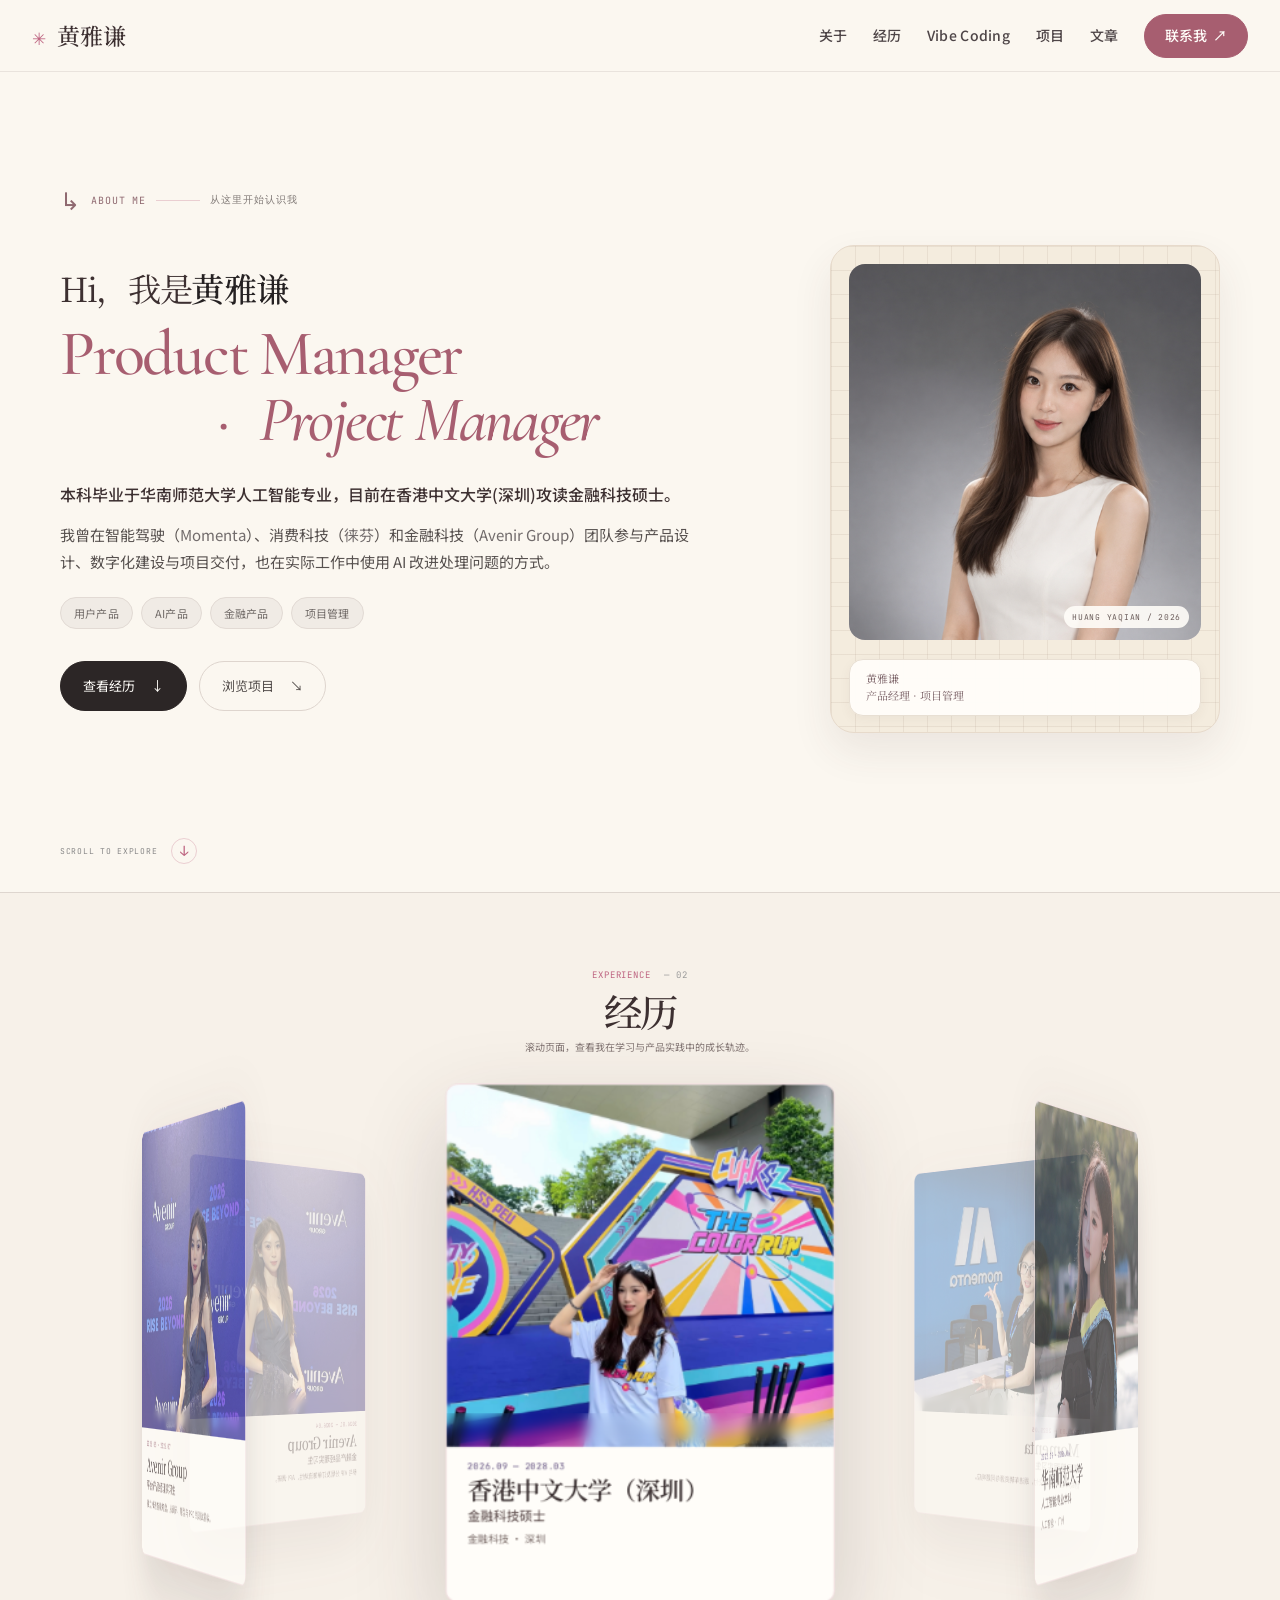
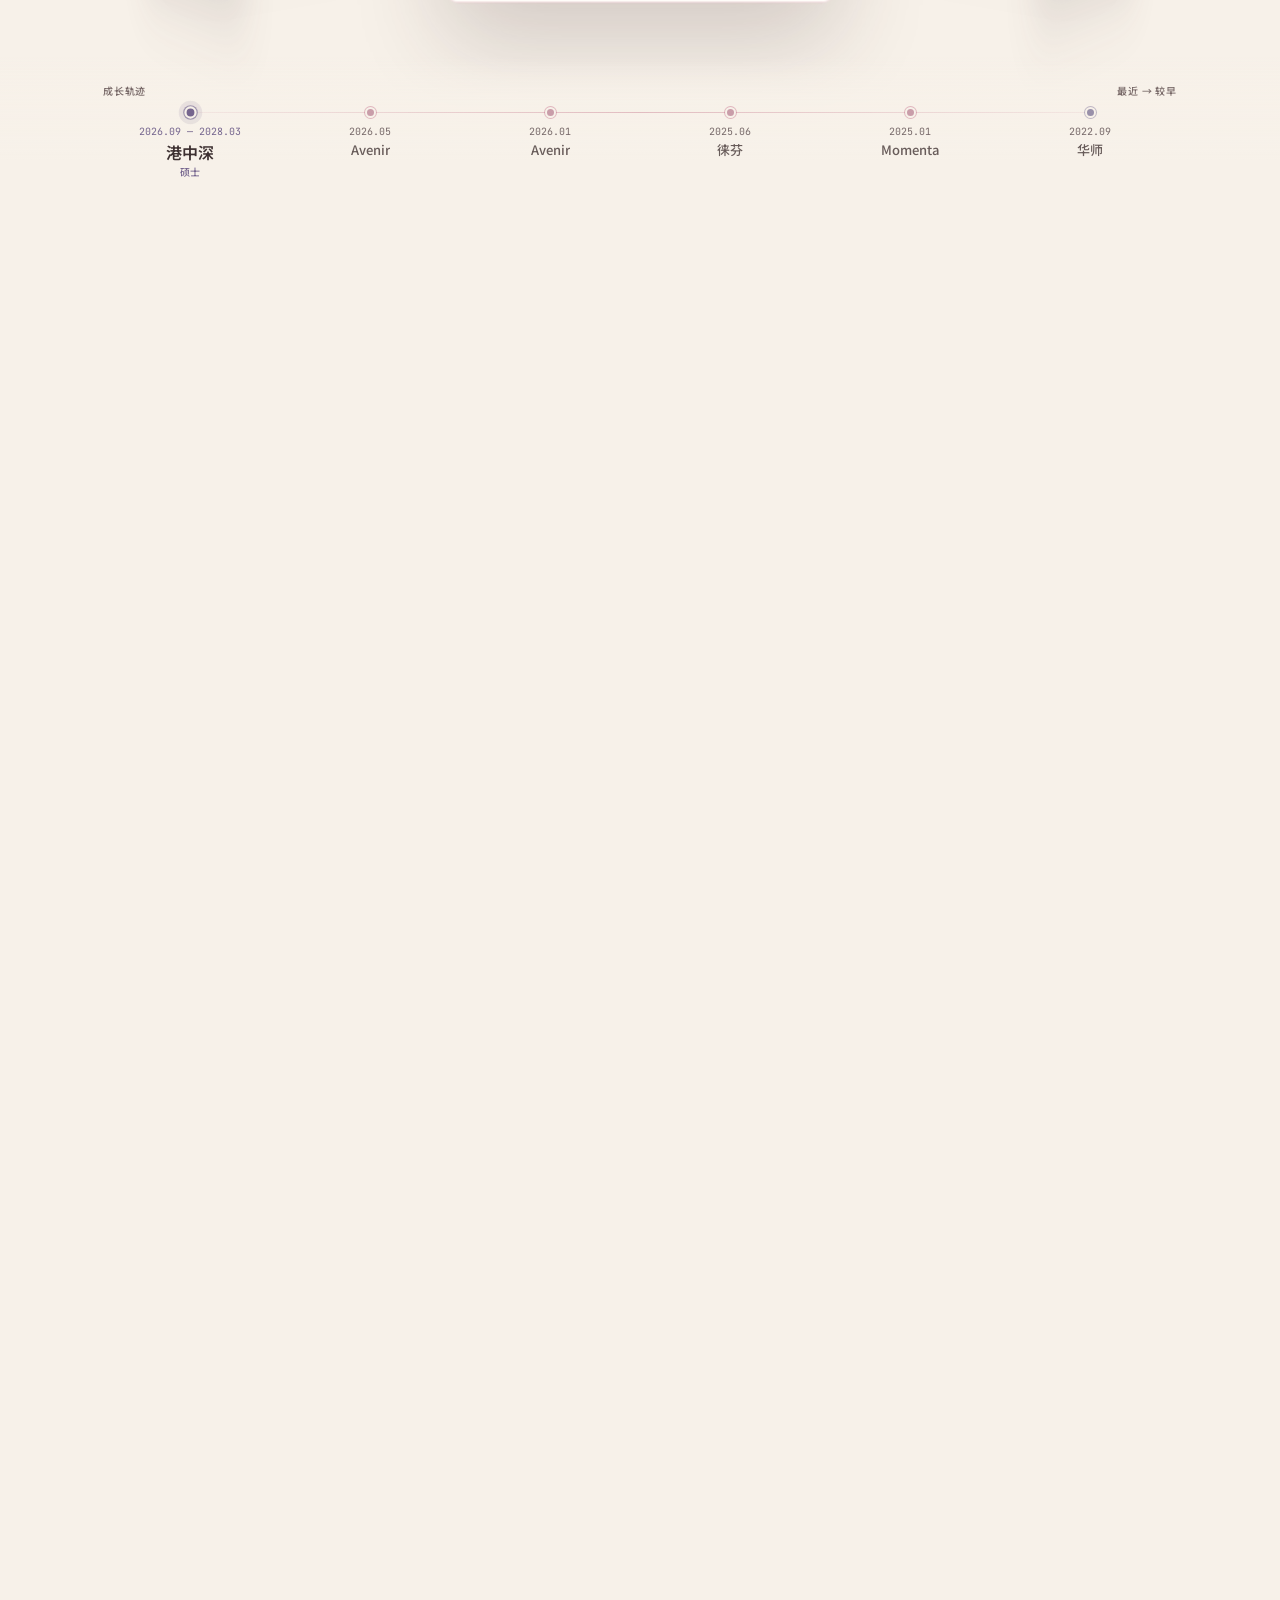
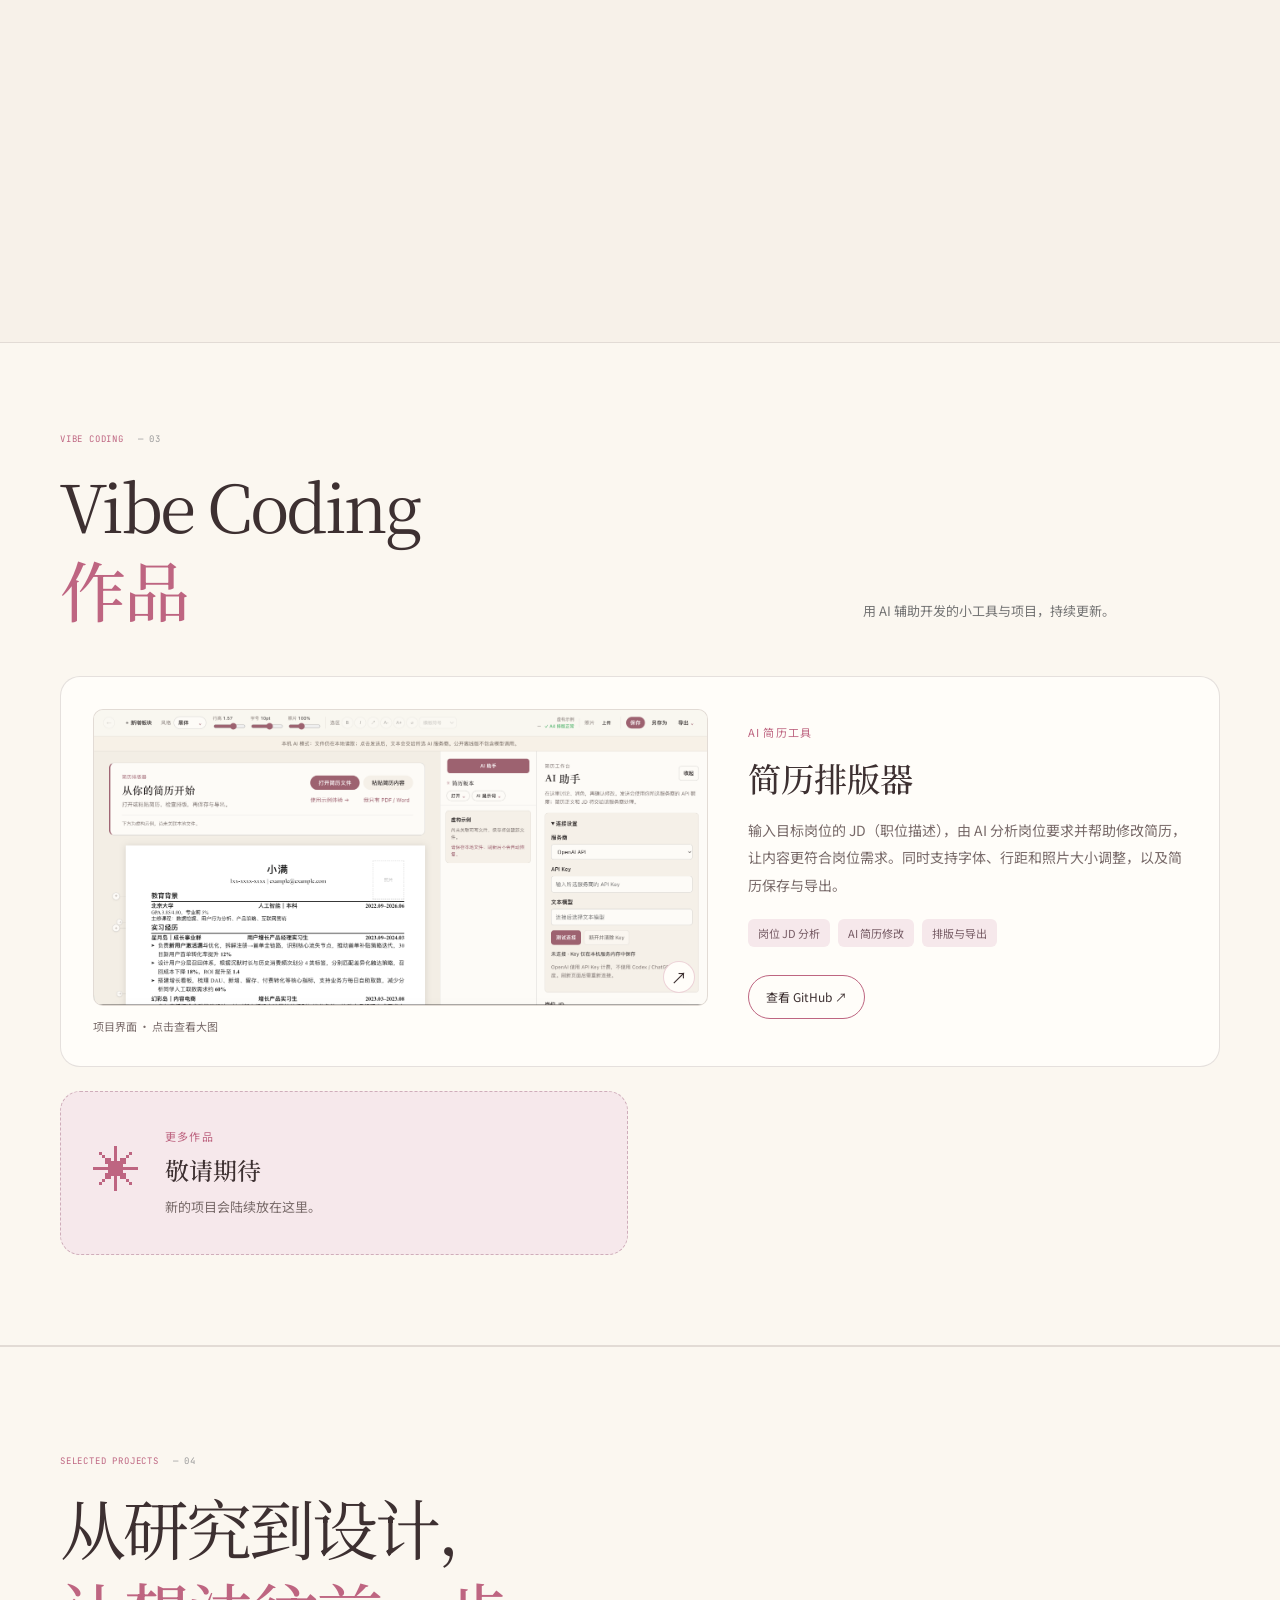
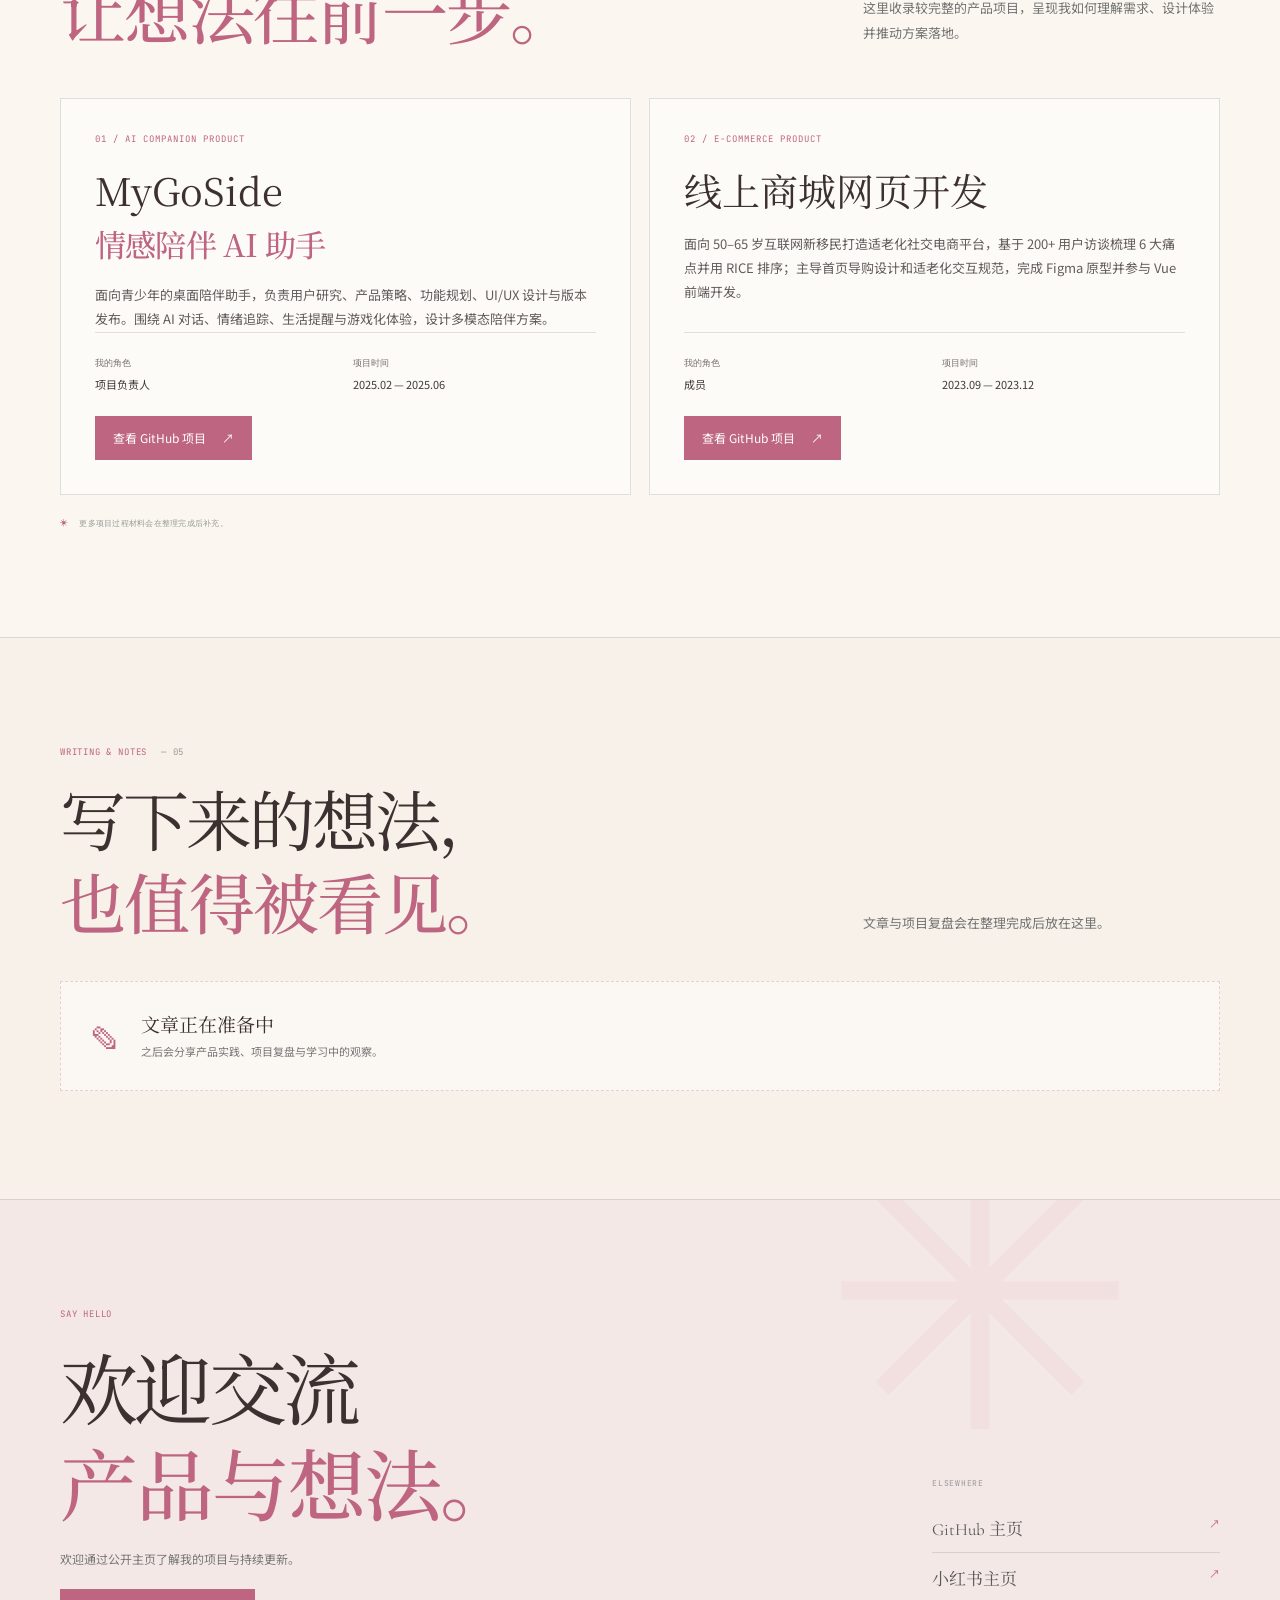
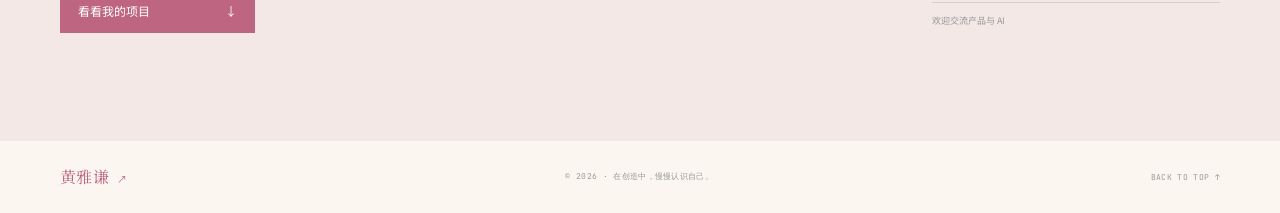
<file: public/index.html>
<!doctype html>
<html lang="zh-CN">
  <head>
    <meta charset="UTF-8" />
    <meta name="viewport" content="width=device-width, initial-scale=1" />
    <meta name="theme-color" content="#fbf7f0" />
    <meta name="description" content="黄雅谦的个人作品集，展示学习经历、产品实践、AI 探索与项目作品。" />
    <title>黄雅谦 — 个人作品集</title>
    <link rel="preconnect" href="https://fonts.googleapis.com" />
    <link rel="preconnect" href="https://fonts.gstatic.com" crossorigin />
    <link href="https://fonts.googleapis.com/css2?family=Cormorant+Garamond:ital,wght@0,400;0,500;0,600;1,500&family=JetBrains+Mono:wght@300;400;500&family=Noto+Sans+SC:wght@300;400;500;600&family=Noto+Serif+SC:wght@400;500;600&display=swap" rel="stylesheet" />
    <link rel="stylesheet" href="./css/styles.css?v=20261003-role-color" />
    <link rel="stylesheet" href="./css/vibe-coding.css?v=20261012-scroll" />
  </head>
  <body>
    <a class="skip-link" href="#main">跳到正文</a>
    <header class="site-header">
      <a class="brand" href="#about" aria-label="回到关于我">
        <span class="brand-mark" aria-hidden="true">✳</span>
        <span class="brand-name">黄雅谦</span>
      </a>
      <button class="menu-toggle" type="button" aria-label="打开导航" aria-expanded="false" aria-controls="site-nav">
        <span></span><span></span><span class="sr-only">打开导航</span>
      </button>
      <nav class="site-nav" id="site-nav" aria-label="主导航">
        <a href="#about">关于</a>
        <a href="#internships">经历</a>
        <a href="#ai-work">Vibe Coding</a>
        <a href="#projects">项目</a>
        <a href="#articles">文章</a>
        <a class="nav-contact" href="#contact">联系我 <span aria-hidden="true">↗</span></a>
      </nav>
    </header>

    <main id="main">
      <section class="about section-pad" id="about" aria-labelledby="about-title">
        <div class="section-kicker"><span aria-hidden="true">↳</span><span>ABOUT ME</span><i></i><span>从这里开始认识我</span></div>
        <div class="about-grid">
          <div class="about-copy reveal">
            <h1 id="about-title">Hi，我是<em>黄雅谦</em></h1>
            <p class="about-role">
              <span class="sr-only">Product Manager · Project Manager</span>
              <span class="role-product" aria-hidden="true">Product</span>
              <span class="role-manager" aria-hidden="true">Manager</span>
              <span class="role-dot" aria-hidden="true">·</span>
              <span class="role-project" aria-hidden="true">Project Manager</span>
            </p>
            <p class="about-text about-education">本科毕业于华南师范大学人工智能专业，目前在香港中文大学(深圳)攻读金融科技硕士。</p>
            <p class="about-text about-experience">我曾在智能驾驶（<a href="https://baike.baidu.com/item/Momenta/20219244" target="_blank" rel="noopener noreferrer" aria-label="Momenta 公司介绍（在新标签页打开）">Momenta</a>）、消费科技（<a href="https://baike.baidu.com/item/%E5%BE%95%E8%8A%AC/53444843" target="_blank" rel="noopener noreferrer" aria-label="徕芬公司介绍（在新标签页打开）">徕芬</a>）和金融科技（<a href="https://avenirx.com/" target="_blank" rel="noopener noreferrer" aria-label="Avenir Group 公司介绍（在新标签页打开）">Avenir Group</a>）团队参与产品设计、数字化建设与项目交付，也在实际工作中使用 AI 改进处理问题的方式。</p>
            <div class="tag-list" aria-label="关注方向">
              <span>用户产品</span><span>AI产品</span><span>金融产品</span><span>项目管理</span>
            </div>
            <div class="hero-actions">
              <a class="button button-primary" href="#internships">查看经历 <span aria-hidden="true">↓</span></a>
              <a class="button button-quiet" href="#projects">浏览项目 <span aria-hidden="true">↘</span></a>
            </div>
          </div>
          <figure class="portrait-card reveal">
            <div class="portrait-art">
              <img class="portrait-photo" src="./assets/photos/首页职业照.JPG" alt="黄雅谦的职业头像" />
              <span class="portrait-caption">HUANG YAQIAN / 2026</span>
            </div>
            <figcaption class="portrait-corner">黄雅谦<br />产品经理 · 项目管理</figcaption>
          </figure>
        </div>
        <a class="scroll-cue" href="#internships"><span>SCROLL TO EXPLORE</span><i aria-hidden="true">↓</i></a>
      </section>

      <section class="internships section-pad" id="internships" aria-labelledby="internships-title">
        <div class="internships-sticky">
          <div class="internships-heading">
            <p class="section-index">EXPERIENCE <span>— 02</span></p>
            <h2 id="internships-title">经历</h2>
            <p>滚动页面，查看我在学习与产品实践中的成长轨迹。</p>
          </div>

          <nav class="experience-timeline" aria-label="按时间选择经历" data-experience-timeline>
            <div class="experience-timeline-heading" aria-hidden="true">
              <span>成长轨迹</span>
              <span class="experience-timeline-direction">最近 → 较早</span>
              <span class="experience-timeline-swipe">左右滑动 · 最近 → 较早</span>
            </div>
            <div class="experience-timeline-track">
              <ol class="experience-timeline-list">
              <li>
                <a class="experience-education" href="#experience-cuhksz" aria-label="查看 2026 年 9 月至 2028 年 3 月香港中文大学（深圳）金融科技硕士经历" data-experience-target="0">
                  <i class="experience-timeline-dot" aria-hidden="true"></i>
                  <span class="experience-timeline-date"><span class="experience-date-start">2026.09</span><span class="experience-date-range">2026.09 — 2028.03</span></span>
                  <strong>港中深</strong>
                  <small>硕士</small>
                </a>
              </li>
              <li>
                <a href="#experience-avenir-platform" aria-label="查看 2026 年 5 月至 7 月 Avenir Group 平台产品实习经历" data-experience-target="1">
                  <i class="experience-timeline-dot" aria-hidden="true"></i>
                  <span class="experience-timeline-date"><span class="experience-date-start">2026.05</span><span class="experience-date-range">2026.05 — 2026.07</span></span>
                  <strong>Avenir</strong>
                  <small>平台产品经理</small>
                </a>
              </li>
              <li>
                <a href="#experience-avenir-finance" aria-label="查看 2026 年 1 月至 4 月 Avenir Group 金融产品实习经历" data-experience-target="2">
                  <i class="experience-timeline-dot" aria-hidden="true"></i>
                  <span class="experience-timeline-date"><span class="experience-date-start">2026.01</span><span class="experience-date-range">2026.01 — 2026.04</span></span>
                  <strong>Avenir</strong>
                  <small>金融产品经理</small>
                </a>
              </li>
              <li>
                <a href="#experience-laifen" aria-label="查看 2025 年 6 月至 9 月徕芬数字产品实习经历" data-experience-target="3">
                  <i class="experience-timeline-dot" aria-hidden="true"></i>
                  <span class="experience-timeline-date"><span class="experience-date-start">2025.06</span><span class="experience-date-range">2025.06 — 2025.09</span></span>
                  <strong>徕芬</strong>
                  <small>数字产品</small>
                </a>
              </li>
              <li>
                <a href="#experience-momenta" aria-label="查看 2025 年 1 月至 5 月 Momenta 项目管理实习经历" data-experience-target="4">
                  <i class="experience-timeline-dot" aria-hidden="true"></i>
                  <span class="experience-timeline-date"><span class="experience-date-start">2025.01</span><span class="experience-date-range">2025.01 — 2025.05</span></span>
                  <strong>Momenta</strong>
                  <small>项目管理</small>
                </a>
              </li>
              <li>
                <a class="experience-education" href="#experience-scnu" aria-label="查看 2022 年 9 月至 2026 年 6 月华南师范大学人工智能本科经历" data-experience-target="5">
                  <i class="experience-timeline-dot" aria-hidden="true"></i>
                  <span class="experience-timeline-date"><span class="experience-date-start">2022.09</span><span class="experience-date-range">2022.09 — 2026.06</span></span>
                  <strong>华师</strong>
                  <small>本科</small>
                </a>
              </li>
              </ol>
            </div>
          </nav>

          <div class="circular-gallery" role="region" aria-label="经历 3D 环形画廊" data-experience>
            <div class="circular-gallery-ring">
              <article class="circular-gallery-card is-education" id="experience-cuhksz" role="group" aria-label="香港中文大学（深圳），金融科技硕士" data-experience-card>
                <span class="circular-gallery-badge">教育</span>
                <img src="./assets/photos/实习经历+教育经历的照片/港中深照片2.jpg" alt="黄雅谦在香港中文大学（深圳）活动背景前的照片" loading="lazy" draggable="false" style="object-position: 50% 44%;" />
                <div class="circular-gallery-caption">
                  <p class="circular-gallery-meta">2026.09 — 2028.03</p>
                  <h3>香港中文大学（深圳）</h3>
                  <em>金融科技硕士</em>
                  <p class="circular-gallery-outcome">金融科技 · 深圳</p>
                </div>
              </article>

              <article class="circular-gallery-card" id="experience-avenir-platform" role="group" aria-label="Avenir Group，平台产品经理实习生" data-experience-card>
                <span class="circular-gallery-badge">实习</span>
                <img src="./assets/photos/实习经历+教育经历的照片/avenir-card.jpg" alt="黄雅谦参加 Avenir Group 2026 年活动" loading="lazy" draggable="false" style="object-position: 50% 29%;" />
                <div class="circular-gallery-caption">
                  <p class="circular-gallery-meta">2026.05 — 2026.07</p>
                  <h3>Avenir Group</h3>
                  <em>平台产品经理实习生</em>
                  <p class="circular-gallery-outcome">独立推进智能盯盘，从调研、原型与 PRD 到测试验收。</p>
                </div>
              </article>

              <article class="circular-gallery-card" id="experience-avenir-finance" role="group" aria-label="Avenir Group，金融产品经理实习生" data-experience-card>
                <span class="circular-gallery-badge">实习</span>
                <img src="./assets/photos/实习经历+教育经历的照片/avenir-card.jpg" alt="黄雅谦参加 Avenir Group 2026 年活动" loading="lazy" draggable="false" style="object-position: 50% 48%;" />
                <div class="circular-gallery-caption">
                  <p class="circular-gallery-meta">2026.01 — 2026.04</p>
                  <h3>Avenir Group</h3>
                  <em>金融产品经理实习生</em>
                  <p class="circular-gallery-outcome">参与 VIP 分层及订单簿流动性、API 调研。</p>
                </div>
              </article>

              <article class="circular-gallery-card" id="experience-laifen" role="group" aria-label="深圳术叶科技（徕芬），数字产品实习生" data-experience-card>
                <span class="circular-gallery-badge">实习</span>
                <img src="./assets/photos/实习经历+教育经历的照片/laifen-card.jpg" alt="黄雅谦在徕芬实习期间的照片" loading="lazy" draggable="false" style="object-position: 50% 38%;" />
                <div class="circular-gallery-caption">
                  <p class="circular-gallery-meta">2025.06 — 2025.09</p>
                  <h3>深圳术叶科技（徕芬）</h3>
                  <em>数字产品实习生</em>
                  <p class="circular-gallery-outcome">推进文印系统上线，并协同搭建 AI 服务台。</p>
                </div>
              </article>

              <article class="circular-gallery-card" id="experience-momenta" role="group" aria-label="Momenta，项目管理实习生" data-experience-card>
                <span class="circular-gallery-badge">实习</span>
                <img src="./assets/photos/实习经历+教育经历的照片/momenta-card.jpg" alt="黄雅谦在 Momenta 前台的实习照片" loading="lazy" draggable="false" style="object-position: 50% 58%;" />
                <div class="circular-gallery-caption">
                  <p class="circular-gallery-meta">2025.01 — 2025.05</p>
                  <h3>Momenta</h3>
                  <em>项目管理实习生</em>
                  <p class="circular-gallery-outcome">协助车型功能集交付，跟进车辆资源与问题响应。</p>
                </div>
              </article>

              <article class="circular-gallery-card is-education" id="experience-scnu" role="group" aria-label="华南师范大学，人工智能专业本科" data-experience-card>
                <span class="circular-gallery-badge">教育</span>
                <img src="./assets/photos/实习经历+教育经历的照片/scnu-card.jpg" alt="黄雅谦身穿华南师范大学毕业服手持学位帽" loading="lazy" draggable="false" style="object-position: 50% 44%;" />
                <div class="circular-gallery-caption">
                  <p class="circular-gallery-meta">2022.09 — 2026.06</p>
                  <h3>华南师范大学</h3>
                  <em>人工智能专业本科</em>
                  <p class="circular-gallery-outcome">人工智能 · 广州</p>
                </div>
              </article>
            </div>
          </div>
        </div>
      </section>

      <section class="ai-work vibe-section section-pad" id="ai-work" aria-labelledby="ai-work-title">
        <div class="section-heading reveal">
          <div>
            <p class="section-index">VIBE CODING <span>— 03</span></p>
            <h2 id="ai-work-title">Vibe Coding<br /><em>作品</em></h2>
          </div>
          <p class="section-intro">用 AI 辅助开发的小工具与项目，持续更新。</p>
        </div>
        <div class="vibe-collection">
          <!-- 新增真实项目时，在敬请期待卡片之前添加项目卡片。 -->
          <article class="vibe-project" aria-labelledby="resume-title">
            <figure class="vibe-project-figure">
              <a class="vibe-screenshot" href="./assets/projects/resume-editor.png" target="_blank" rel="noopener noreferrer" aria-label="放大查看简历排版器截图" data-image-preview>
                <img src="./assets/projects/resume-editor.png" alt="简历工具界面：顶部可调整字体、行高、字号和照片大小，中间显示示例简历，右侧为 AI 助手和连接设置" width="2940" height="1418" loading="lazy" />
                <span class="vibe-zoom" aria-hidden="true">↗</span>
              </a>
              <figcaption>项目界面 · 点击查看大图</figcaption>
            </figure>
            <div class="vibe-project-copy">
              <p class="project-type">AI 简历工具</p>
              <h3 id="resume-title">简历排版器</h3>
              <p>输入目标岗位的 JD（职位描述），由 AI 分析岗位要求并帮助修改简历，让内容更符合岗位需求。同时支持字体、行距和照片大小调整，以及简历保存与导出。</p>
              <div class="vibe-tags" aria-label="项目功能">
                <span>岗位 JD 分析</span><span>AI 简历修改</span><span>排版与导出</span>
              </div>
              <a class="button vibe-github" href="https://github.com/hyq128/resume-ai-tool" target="_blank" rel="noopener noreferrer">查看 GitHub ↗</a>
            </div>
          </article>

          <article class="vibe-coming" aria-labelledby="coming-title">
            <span class="vibe-coming-mark" aria-hidden="true">✳</span>
            <div>
              <p class="project-type">更多作品</p>
              <h3 id="coming-title">敬请期待</h3>
              <p>新的项目会陆续放在这里。</p>
            </div>
          </article>
        </div>
      </section>

      <section class="work section-pad" id="projects" aria-labelledby="projects-title">
        <div class="section-heading reveal">
          <div>
            <p class="section-index">SELECTED PROJECTS <span>— 04</span></p>
            <h2 id="projects-title">从研究到设计，<br /><em>让想法往前一步。</em></h2>
          </div>
          <p class="section-intro">这里收录较完整的产品项目，呈现我如何理解需求、设计体验并推动方案落地。</p>
        </div>

        <div class="projects-grid">
          <article class="project project-feature reveal">
            <div class="project-copy">
              <p class="project-type">01 / AI COMPANION PRODUCT</p>
              <h3>MyGoSide<br /><em>情感陪伴 AI 助手</em></h3>
              <p>面向青少年的桌面陪伴助手，负责用户研究、产品策略、功能规划、UI/UX 设计与版本发布。围绕 AI 对话、情绪追踪、生活提醒与游戏化体验，设计多模态陪伴方案。</p>
              <div class="project-details">
                <div><span>我的角色</span><strong>项目负责人</strong></div>
                <div><span>项目时间</span><strong>2025.02 — 2025.06</strong></div>
              </div>
              <a class="button button-primary project-button" href="https://github.com/BZtiangou/go-pet" target="_blank" rel="noopener noreferrer">查看 GitHub 项目 <span aria-hidden="true">↗</span></a>
            </div>
          </article>

          <article class="project project-feature reveal">
            <div class="project-copy">
              <p class="project-type">02 / E-COMMERCE PRODUCT</p>
              <h3>线上商城网页开发</h3>
              <p>面向 50–65 岁互联网新移民打造适老化社交电商平台，基于 200+ 用户访谈梳理 6 大痛点并用 RICE 排序；主导首页导购设计和适老化交互规范，完成 Figma 原型并参与 Vue 前端开发。</p>
              <div class="project-details">
                <div><span>我的角色</span><strong>成员</strong></div>
                <div><span>项目时间</span><strong>2023.09 — 2023.12</strong></div>
              </div>
              <a class="button button-primary project-button" href="https://github.com/BZtiangou/OnlineShop" target="_blank" rel="noopener noreferrer">查看 GitHub 项目 <span aria-hidden="true">↗</span></a>
            </div>
          </article>
        </div>
        <p class="edit-note"><span aria-hidden="true">✳</span> 更多项目过程材料会在整理完成后补充。</p>
      </section>

      <section class="articles section-pad" id="articles" aria-labelledby="articles-title">
        <div class="articles-heading reveal">
          <div>
            <p class="section-index">WRITING & NOTES <span>— 05</span></p>
            <h2 id="articles-title">写下来的想法，<br /><em>也值得被看见。</em></h2>
          </div>
          <p>文章与项目复盘会在整理完成后放在这里。</p>
        </div>
        <div class="article-empty reveal">
          <span aria-hidden="true">✎</span>
          <div>
            <h3>文章正在准备中</h3>
            <p>之后会分享产品实践、项目复盘与学习中的观察。</p>
          </div>
        </div>
      </section>

      <section class="contact section-pad" id="contact" aria-labelledby="contact-title">
        <div class="contact-mark" aria-hidden="true">✳</div>
        <div class="contact-copy reveal">
          <p class="section-index">SAY HELLO</p>
          <h2 id="contact-title">欢迎交流<br /><em>产品与想法。</em></h2>
          <p>欢迎通过公开主页了解我的项目与持续更新。</p>
          <a class="button button-primary contact-button" href="#projects">看看我的项目 <span aria-hidden="true">↓</span></a>
        </div>
        <div class="contact-side reveal">
          <span>ELSEWHERE</span>
          <a href="https://github.com/hyq128" target="_blank" rel="noopener noreferrer">GitHub 主页 <i>↗</i></a>
          <a href="https://www.xiaohongshu.com/user/profile/6427cfef000000001201289a" target="_blank" rel="noopener noreferrer">小红书主页 <i>↗</i></a>
          <small>欢迎交流产品与 AI</small>
        </div>
      </section>
    </main>

    <dialog class="vibe-lightbox" aria-labelledby="preview-title">
      <div class="vibe-lightbox-heading">
        <h2 id="preview-title">简历排版器 · 项目界面</h2>
        <button class="vibe-lightbox-close" type="button" autofocus>关闭 <span aria-hidden="true">×</span></button>
      </div>
      <img src="./assets/projects/resume-editor.png" alt="简历工具的完整界面截图，包含示例简历和 AI 助手面板" width="2940" height="1418" />
    </dialog>

    <footer class="site-footer">
      <a href="#about" class="footer-brand">黄雅谦 <span>↗</span></a>
      <p>© <span id="year">2026</span> · 在创造中，慢慢认识自己。</p>
      <a href="#about" class="back-top">BACK TO TOP ↑</a>
    </footer>
    <script src="./js/main.js?v=20260925-experience"></script>
    <script src="./js/vibe-coding.js?v=20261012"></script>
  </body>
</html>
</file>
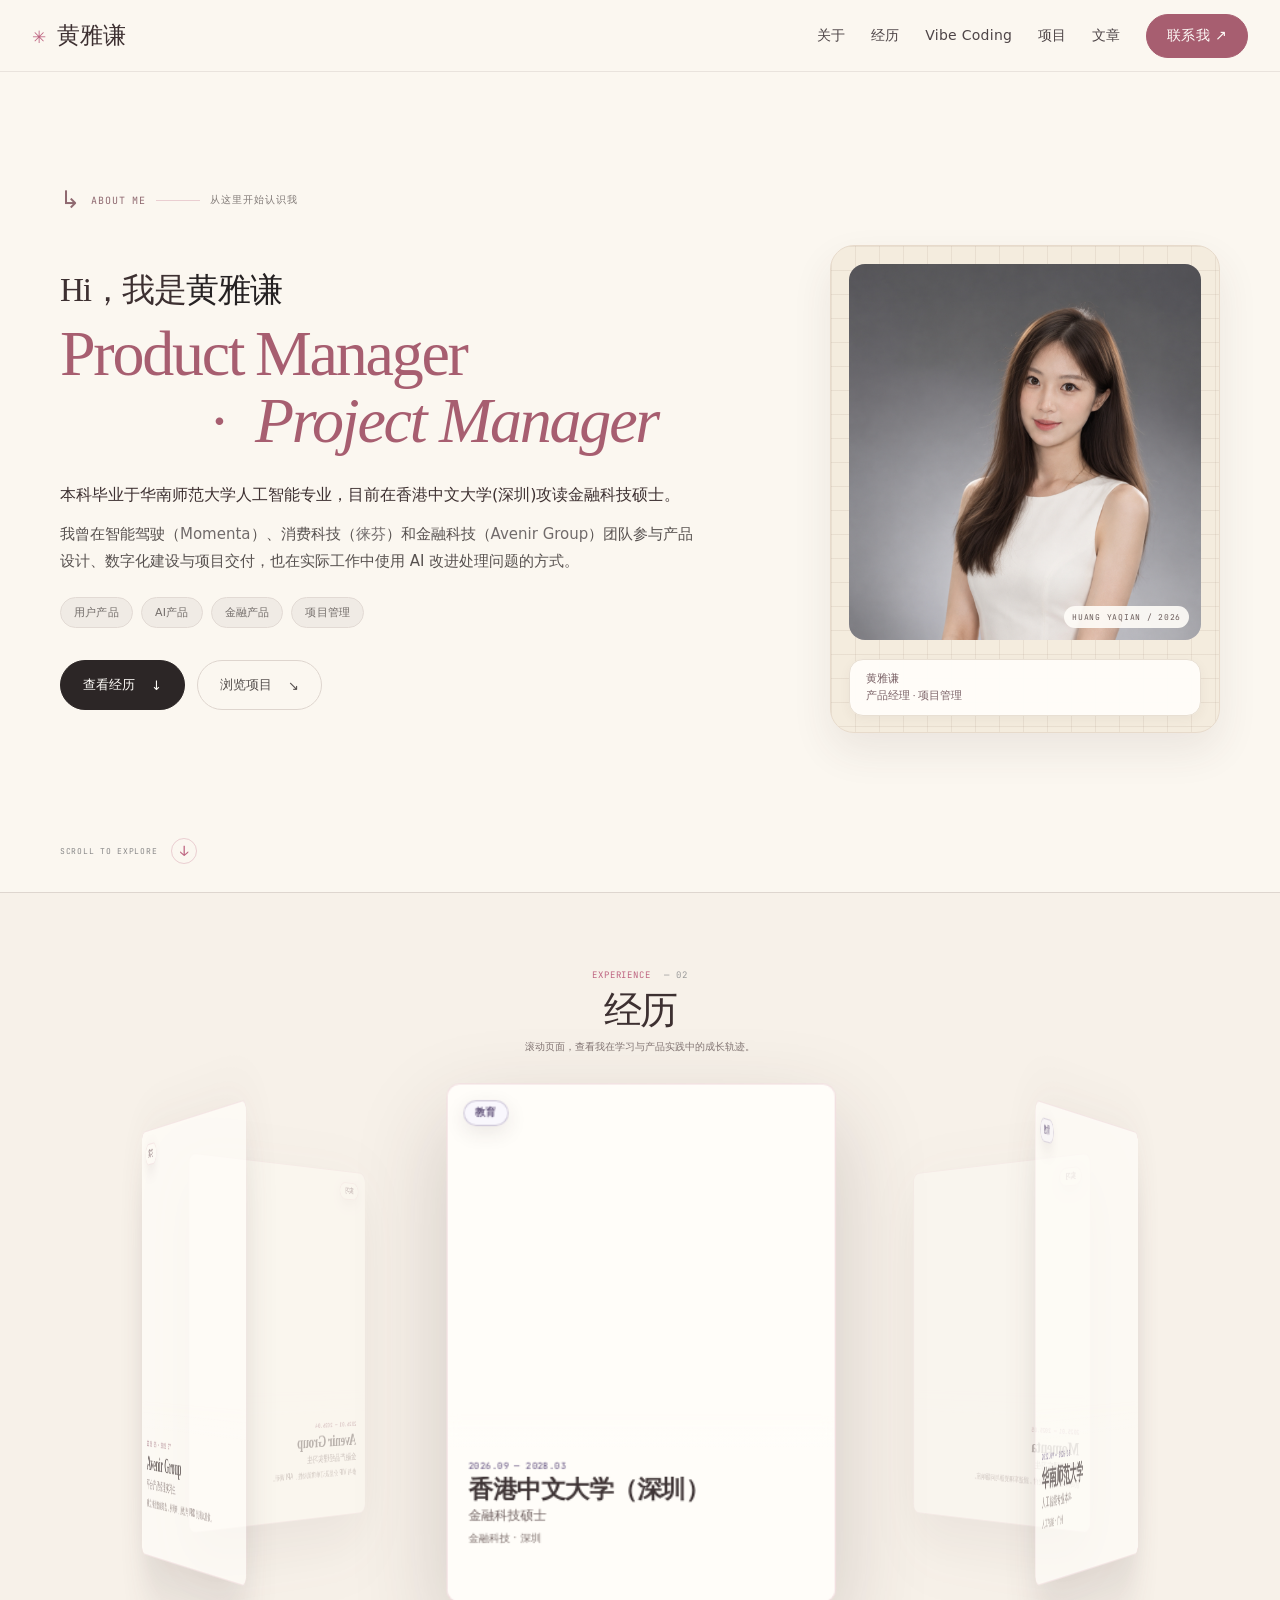
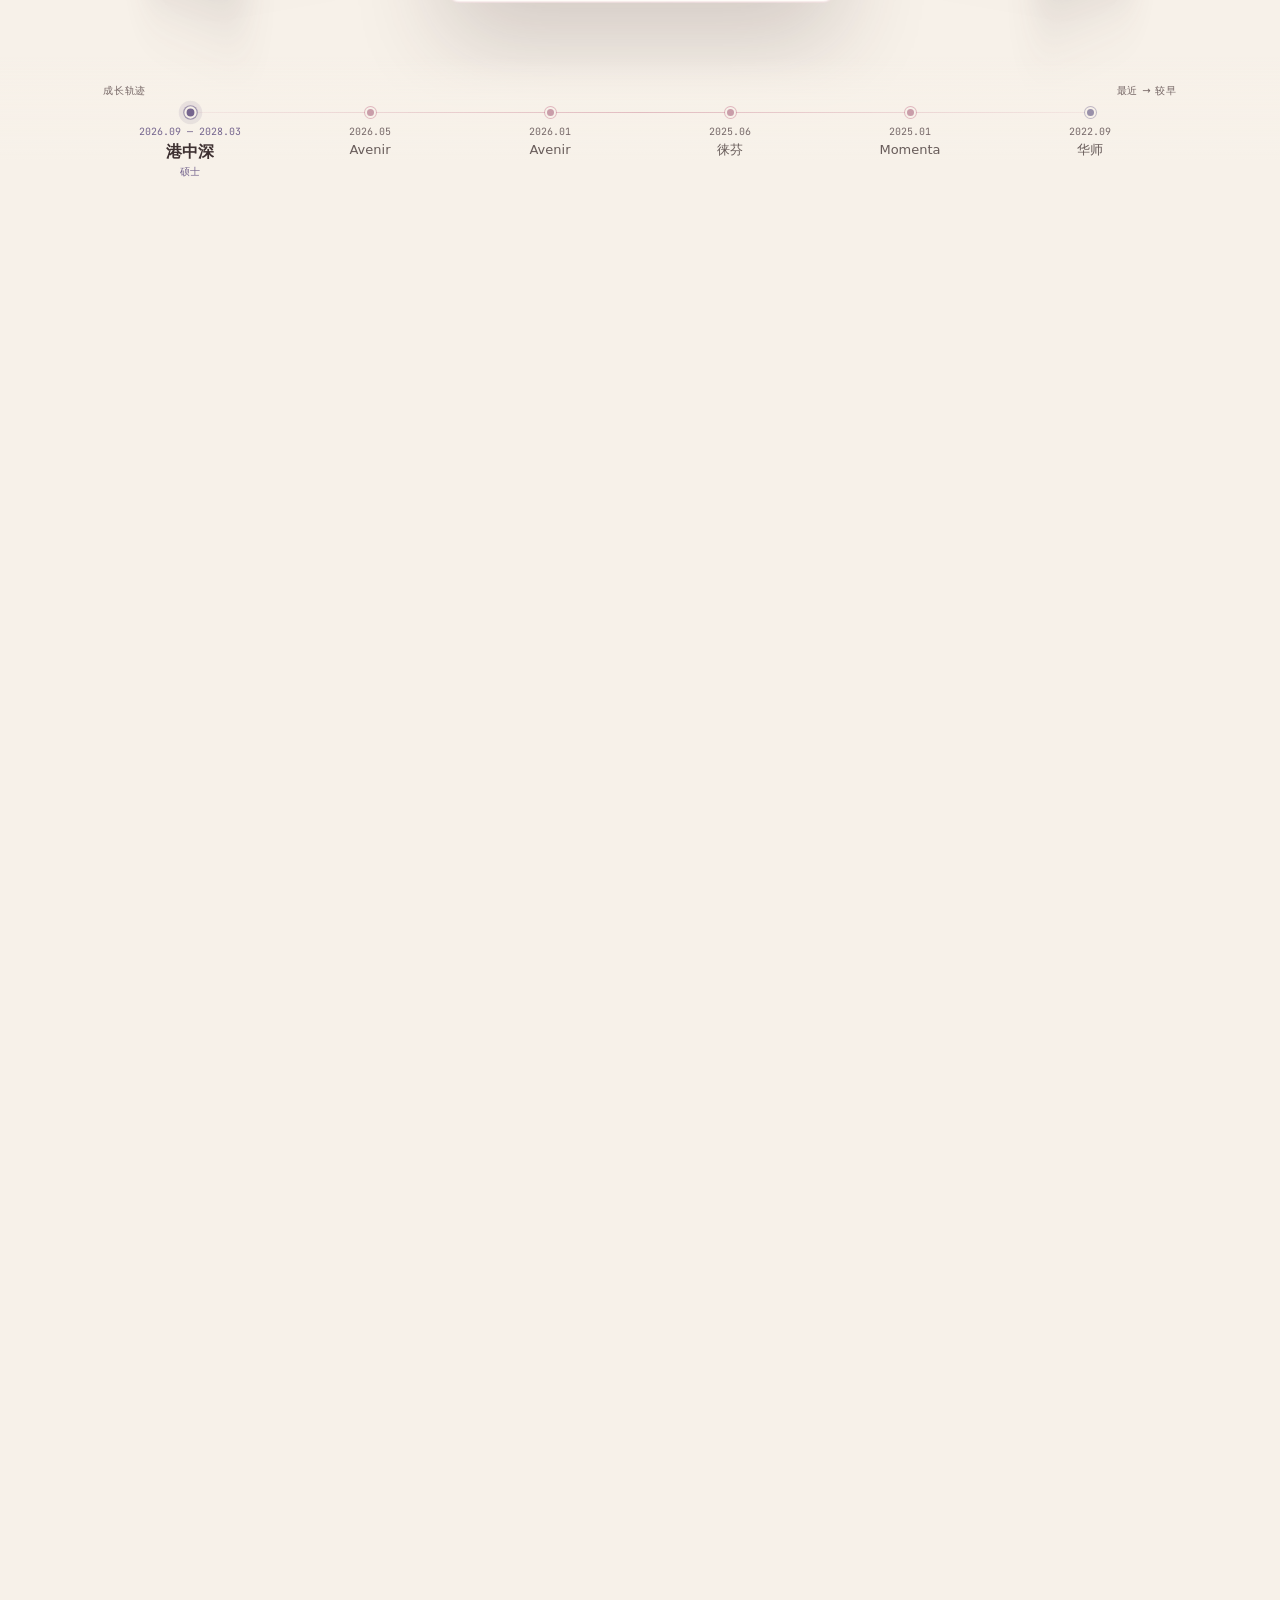
<file: public/vibe-coding.html>
<!doctype html>
<html lang="zh-CN">
  <head>
    <meta charset="UTF-8" />
    <meta name="viewport" content="width=device-width, initial-scale=1" />
    <meta http-equiv="refresh" content="0; url=./index.html#ai-work" />
    <link rel="canonical" href="https://hyq128.github.io/#ai-work" />
    <title>Vibe Coding 作品 — 黄雅谦</title>
  </head>
  <body>
    <p><a href="./index.html#ai-work">查看首页的 Vibe Coding 作品</a></p>
  </body>
</html>
</file>
<file: public/css/styles.css>
:root {
  color-scheme: light;
  --paper: #fbf7f0;
  --white: #fffdf9;
  --ink: #3d3031;
  --muted: #786a69;
  --faint: #a69692;
  --line: rgba(75, 54, 52, .14);
  --line-rose: rgba(190, 101, 129, .28);
  --rose: #be6581;
  --rose-soft: #f6e8eb;
  --serif: "Cormorant Garamond", "Noto Serif SC", "Songti SC", serif;
  --cn-serif: "Noto Serif SC", "Songti SC", serif;
  --sans: "Noto Sans SC", system-ui, sans-serif;
  --mono: "JetBrains Mono", "SFMono-Regular", Consolas, monospace;
  --page: min(1160px, calc(100% - 64px));
}

*, *::before, *::after { box-sizing: border-box; }
html { scroll-behavior: smooth; scroll-padding-top: 76px; }
body { margin: 0; overflow-x: hidden; background: var(--paper); color: var(--ink); font-family: var(--sans); -webkit-font-smoothing: antialiased; }
::selection { color: var(--rose); background: rgba(190, 101, 129, .16); }
a { color: inherit; text-decoration: none; }
button { font: inherit; }
img, svg { display: block; max-width: 100%; }
.sr-only { position: absolute; width: 1px; height: 1px; padding: 0; margin: -1px; overflow: hidden; clip: rect(0, 0, 0, 0); white-space: nowrap; border: 0; }
.skip-link { position: fixed; z-index: 100; top: 12px; left: 12px; padding: 10px 14px; color: var(--white); background: var(--rose); transform: translateY(-160%); }
.skip-link:focus { transform: translateY(0); }
:focus-visible { outline: 2px solid var(--rose); outline-offset: 4px; }

.site-header { position: sticky; z-index: 30; top: 0; display: flex; align-items: center; justify-content: space-between; min-height: 72px; padding: 0 max(32px, calc((100vw - 1300px) / 2)); border-bottom: 1px solid rgba(75, 54, 52, .1); background: rgba(251, 247, 240, .92); backdrop-filter: blur(14px); }
.brand { display: inline-flex; align-items: baseline; gap: 11px; min-width: 250px; }
.brand-mark { color: var(--rose); font-size: 17px; }
.brand-name { color: var(--ink); font-family: var(--cn-serif); font-size: 23px; font-weight: 500; }
.site-nav { display: flex; align-items: center; gap: clamp(18px, 2vw, 28px); color: #4e4547; font-family: var(--sans); font-size: 14px; font-weight: 500; letter-spacing: .02em; line-height: 1.5; }
.site-nav a { display: inline-flex; min-height: 44px; align-items: center; white-space: nowrap; transition: color .2s ease, background .2s ease; }
.site-nav a:hover, .site-nav a:focus-visible { color: #9e4d6a; }
.site-nav .nav-contact { justify-content: center; padding: 9px 20px; border: 1px solid #a75e70; border-radius: 999px; color: var(--white); background: #a75e70; }
.site-nav .nav-contact:hover, .site-nav .nav-contact:focus-visible { border-color: #8e4d5e; color: var(--white); background: #8e4d5e; }
.nav-contact span { margin-left: 5px; }
.menu-toggle { display: none; }

h1 em, h2 em, h3 em { display: inline-block; color: var(--rose); font-family: var(--cn-serif); font-size: 1em; font-style: normal; font-weight: 500; letter-spacing: -.025em; line-height: 1.05; }
.section-pad { padding: 108px max(32px, calc((100vw - 1160px) / 2)); }
.section-index, .section-kicker, .project-type, .scroll-cue, .portrait-caption, .contact-side > span, .site-footer, .edit-note { font-family: var(--mono); font-size: 10px; font-weight: 400; letter-spacing: .09em; }
.section-index { margin: 0 0 18px; color: var(--rose); font-size: 9px; }
.section-index span { margin-left: 8px; color: #9a9a9a; }
.section-kicker { display: flex; align-items: center; gap: 13px; margin: 0 0 48px; color: var(--rose); font-size: 9px; }
.section-kicker i { width: 44px; height: 1px; background: var(--line-rose); }
.section-kicker span:last-child { color: #8a8a8a; }

.about { position: relative; display: flex; min-height: min(820px, calc(100svh - 72px)); flex-direction: column; justify-content: center; padding-top: 72px; padding-bottom: 110px; }
.about .section-kicker { gap: 10px; margin-bottom: 38px; color: #8f6970; font-size: 10px; }
.about .section-kicker span:first-child { font-family: var(--sans); font-size: 24px; line-height: .6; }
.about .section-kicker span:last-child { color: #817a77; }
.about-grid { display: grid; grid-template-columns: minmax(0, 1.22fr) minmax(280px, .78fr); align-items: center; gap: clamp(54px, 8vw, 110px); }
.portrait-card { position: relative; width: min(100%, 390px); aspect-ratio: 4 / 5; margin: 0 0 0 auto; padding: 18px; border: 1px solid #e7dacb; border-radius: 24px; background-color: #f4ecde; background-image: linear-gradient(rgba(160, 135, 116, .13) 1px, transparent 1px), linear-gradient(90deg, rgba(160, 135, 116, .13) 1px, transparent 1px); background-size: 24px 24px; box-shadow: 0 18px 40px rgba(78, 60, 52, .09); }
.portrait-art { position: relative; display: grid; width: 100%; height: calc(100% - 74px); place-items: center; overflow: hidden; border-radius: 16px; background: #f2e6e3; }
.portrait-photo { position: absolute; inset: 0; width: 100%; height: 100%; object-fit: cover; object-position: center 27%; }
.portrait-caption { position: absolute; right: 12px; bottom: 12px; z-index: 1; padding: 6px 8px; border-radius: 999px; color: #6b5d5b; background: rgba(255, 253, 249, .9); font-size: 8px; }
.portrait-corner { position: absolute; right: 18px; bottom: 16px; left: 18px; padding: 10px 16px; border: 1px solid #e8dfd3; border-radius: 14px; color: #7b6267; background: rgba(255, 253, 249, .97); font-family: var(--cn-serif); font-size: 11px; line-height: 1.6; box-shadow: 0 4px 12px rgba(78, 60, 52, .05); }
.about-copy { max-width: 650px; }
.about h1 { margin: 0; font-family: var(--cn-serif); font-size: clamp(28px, 2.6vw, 36px); font-weight: 400; letter-spacing: -.04em; line-height: 1.3; }
.about h1 em { color: #252122; }
.about-role { display: grid; grid-template-columns: max-content max-content; column-gap: .18em; row-gap: 4px; width: max-content; max-width: 100%; margin: 12px 0 0; color: #a75e70; font-family: var(--serif); font-size: clamp(46px, 5vw, 68px); font-weight: 500; letter-spacing: -.035em; line-height: .98; }
.about-role .role-product { grid-column: 1; grid-row: 1; }
.about-role .role-manager { grid-column: 2; grid-row: 1; }
.about-role .role-dot { grid-column: 1; grid-row: 2; justify-self: end; margin-right: .3em; font-style: italic; }
.about-role .role-project { grid-column: 2; grid-row: 2; font-style: italic; white-space: nowrap; }
.about-text { max-width: 650px; margin: 28px 0 0; color: #57514f; font-size: 15px; line-height: 1.8; }
.about-education { color: var(--ink); font-size: 16px; font-weight: 500; }
.about-experience { margin-top: 12px; }
.about-experience a { color: #716b6b; transition: color .2s ease; }
.about-experience a:hover, .about-experience a:focus-visible { color: #252122; }
.about-experience a:focus-visible { outline-color: #252122; }
.tag-list { display: flex; flex-wrap: wrap; gap: 8px; margin-top: 22px; }
.tag-list span { padding: 7px 13px; border: 1px solid #e2dad4; border-radius: 999px; color: #726c69; background: #f0ebe5; font-family: var(--sans); font-size: 11px; letter-spacing: .02em; }
.hero-actions { display: flex; flex-wrap: wrap; gap: 12px; margin-top: 32px; }
.hero-actions .button { min-height: 50px; padding-inline: 22px; border-radius: 999px; font-size: 13px; }
.hero-actions .button-primary { border-color: #2c2626; background: #2c2626; }
.hero-actions .button-primary:hover { border-color: #534849; background: #534849; }
.hero-actions .button-quiet { border-color: #ded5ce; color: #544e4c; background: transparent; }
.hero-actions .button-quiet:hover { border-color: #b9a9a5; color: #2c2626; background: #f5efea; }
.button { display: inline-flex; align-items: center; justify-content: center; gap: 16px; min-height: 44px; padding: 0 17px; border: 1px solid var(--rose); font-size: 12px; transition: background .2s ease, color .2s ease, transform .2s ease; }
.button:hover { transform: translateY(-2px); }
.button-primary { color: var(--white); background: var(--rose); }
.button-primary:hover { background: #a64f6d; }
.button-quiet { color: var(--rose); background: rgba(255, 255, 255, .4); }
.button-quiet:hover { color: var(--white); background: var(--rose); }
.scroll-cue { position: absolute; bottom: 28px; left: max(32px, calc((100vw - 1160px) / 2)); display: inline-flex; align-items: center; gap: 14px; color: #888; font-size: 8px; }
.scroll-cue i { display: grid; width: 26px; height: 26px; place-items: center; border: 1px solid var(--line-rose); border-radius: 50%; color: var(--rose); font-size: 14px; font-style: normal; }

@media (min-width: 1200px) {
  .about-education { white-space: nowrap; }
}

.section-heading h2, .articles-heading h2, .contact h2 { margin: 0; font-family: var(--cn-serif); font-size: clamp(40px, 5vw, 62px); font-weight: 400; letter-spacing: -.045em; line-height: 1.27; }

.internships { min-height: 650svh; padding: 0; scroll-margin-top: -76px; overflow: clip; border-top: 1px solid var(--line); background: #f7f1e9; }
.internships-sticky { position: sticky; top: 0; display: flex; width: 100%; height: 100svh; align-items: center; justify-content: center; overflow: hidden; }
.internships-heading { position: absolute; z-index: 10; top: clamp(76px, 8vh, 92px); left: 50%; width: min(520px, calc(100% - 48px)); text-align: center; transform: translateX(-50%); pointer-events: none; }
.internships-heading .section-index { justify-content: center; margin-bottom: 9px; }
.internships-heading h2 { margin: 0; font-family: var(--cn-serif); font-size: clamp(34px, 3vw, 40px); font-weight: 500; letter-spacing: -.045em; line-height: 1.08; }
.internships-heading > p:last-child { max-width: 460px; margin: 8px auto 0; color: #817472; font-size: 10px; line-height: 1.65; }

.experience-timeline { --timeline-count: 6; --timeline-inset: 8.333%; --timeline-progress: 0%; position: absolute; z-index: 14; right: 0; bottom: 0; left: 0; padding: 28px max(32px, calc((100vw - 1080px) / 2)) 12px; color: var(--muted); background: linear-gradient(to bottom, rgba(247, 241, 233, 0), rgba(247, 241, 233, .9) 32%, #f7f1e9 76%); }
.experience-timeline-heading { display: flex; justify-content: space-between; margin: 0 3px 10px; color: #756665; font-family: var(--sans); font-size: 10px; font-weight: 500; letter-spacing: .08em; line-height: 1.2; }
.experience-timeline-swipe { display: none; }
.experience-timeline-track { min-width: 0; }
.experience-timeline-list { position: relative; display: grid; grid-template-columns: repeat(var(--timeline-count), minmax(0, 1fr)); margin: 0; padding: 0; list-style: none; }
.experience-timeline-list::before, .experience-timeline-list::after { position: absolute; z-index: 0; top: 5px; left: var(--timeline-inset); height: 1px; content: ""; }
.experience-timeline-list::before { right: var(--timeline-inset); background: linear-gradient(90deg, rgba(190, 101, 129, .08), rgba(190, 101, 129, .38) 50%, rgba(190, 101, 129, .08)); }
.experience-timeline-list::after { width: var(--timeline-progress); background: linear-gradient(90deg, rgba(190, 101, 129, .28), var(--rose)); transition: width .32s ease; }
.experience-timeline-list li { min-width: 0; }
.experience-timeline-list a { position: relative; z-index: 1; display: grid; justify-items: center; min-width: 0; padding: 0 5px 2px; color: #756968; text-align: center; }
.experience-timeline-list a:focus-visible { border-radius: 6px; outline: 2px solid var(--rose); outline-offset: 2px; }
.experience-timeline-dot { position: relative; z-index: 1; width: 11px; height: 11px; border: 2px solid #f7f1e9; border-radius: 50%; background: #c99da9; box-shadow: 0 0 0 1px rgba(190, 101, 129, .42); transition: background .24s ease, box-shadow .24s ease, transform .24s ease; }
.experience-timeline-date { min-height: 14px; margin-top: 7px; color: #776969; font-family: var(--mono); font-size: 10px; font-weight: 400; line-height: 1.4; white-space: nowrap; transition: color .24s ease; }
.experience-date-range { display: none; }
.experience-timeline-list strong { overflow: hidden; max-width: 100%; margin-top: 2px; color: #685c5a; font-family: var(--sans); font-size: 13px; font-weight: 500; line-height: 1.4; text-overflow: ellipsis; white-space: nowrap; transition: color .24s ease, font-size .24s ease; }
.experience-timeline-list small { min-height: 15px; margin-top: 1px; color: #776568; font-size: 10px; font-weight: 500; line-height: 1.5; opacity: 0; transition: opacity .24s ease; }
.experience-timeline-list a:hover strong, .experience-timeline-list a[aria-current="true"] strong { color: var(--ink); }
.experience-timeline-list a:hover .experience-timeline-dot, .experience-timeline-list a[aria-current="true"] .experience-timeline-dot { background: var(--rose); box-shadow: 0 0 0 1px rgba(190, 101, 129, .62), 0 0 0 5px rgba(190, 101, 129, .12); transform: scale(1.12); }
.experience-timeline-list a[aria-current="true"] .experience-date-start { display: none; }
.experience-timeline-list a[aria-current="true"] .experience-date-range { display: inline; }
.experience-timeline-list a[aria-current="true"] .experience-timeline-date { color: #9e4d6a; }
.experience-timeline-list a[aria-current="true"] strong { font-size: 16px; font-weight: 600; }
.experience-timeline-list a[aria-current="true"] small { color: #9e4d6a; opacity: 1; }
.experience-timeline-list a.experience-education .experience-timeline-dot { background: #9990a9; box-shadow: 0 0 0 1px rgba(112, 98, 140, .42); }
.experience-timeline-list a.experience-education[aria-current="true"] .experience-timeline-dot, .experience-timeline-list a.experience-education:hover .experience-timeline-dot { background: #75658e; box-shadow: 0 0 0 1px rgba(112, 98, 140, .6), 0 0 0 5px rgba(112, 98, 140, .12); }
.experience-timeline-list a.experience-education[aria-current="true"] .experience-timeline-date, .experience-timeline-list a.experience-education[aria-current="true"] small { color: #75658e; }

.circular-gallery { --gallery-radius: 460px; position: relative; display: flex; width: 100%; height: 100%; align-items: center; justify-content: center; perspective: 2000px; }
.circular-gallery-ring { --gallery-rotation: 0deg; position: relative; width: 100%; height: 100%; transform: rotateY(var(--gallery-rotation)); transform-style: preserve-3d; will-change: transform; }
.circular-gallery-card { --item-angle: 0deg; --item-opacity: 1; --photo-fade-height: 26px; position: absolute; top: 50%; left: 50%; display: grid; grid-template-rows: 70% 30%; width: 300px; height: 400px; margin-top: -200px; margin-left: -150px; overflow: hidden; border: 1px solid rgba(190, 101, 129, .2); border-radius: 10px; opacity: var(--item-opacity); color: #3e3435; background: #fffdf9; box-shadow: 0 28px 72px rgba(58, 38, 45, .2); transform: rotateY(var(--item-angle)) translateZ(var(--gallery-radius)); transform-style: preserve-3d; transition: opacity .3s linear; will-change: transform, opacity; }
.circular-gallery-card:nth-child(1) { --item-angle: 0deg; }
.circular-gallery-card:nth-child(2) { --item-angle: -60deg; }
.circular-gallery-card:nth-child(3) { --item-angle: -120deg; }
.circular-gallery-card:nth-child(4) { --item-angle: -180deg; }
.circular-gallery-card:nth-child(5) { --item-angle: -240deg; }
.circular-gallery-card:nth-child(6) { --item-angle: -300deg; }
.circular-gallery-card > img { position: relative; z-index: 0; width: 100%; height: 100%; min-height: 0; object-fit: cover; }
.circular-gallery-card::before { position: absolute; z-index: 1; top: calc(70% - var(--photo-fade-height)); right: 0; left: 0; height: var(--photo-fade-height); pointer-events: none; content: ""; background: linear-gradient(to bottom, transparent, rgba(255, 253, 249, .25) 40%, rgba(255, 253, 249, .72) 75%, #fffdf9); -webkit-backdrop-filter: blur(5px); backdrop-filter: blur(5px); -webkit-mask-image: linear-gradient(to bottom, transparent, #000 45%); mask-image: linear-gradient(to bottom, transparent, #000 45%); }
.circular-gallery-badge { position: absolute; z-index: 2; top: 12px; left: 12px; padding: 5px 8px; border: 1px solid rgba(190, 101, 129, .2); border-radius: 999px; color: #6f555d; background: rgba(255, 253, 249, .92); box-shadow: 0 5px 16px rgba(58, 38, 45, .1); font-family: var(--sans); font-size: 8px; font-weight: 600; letter-spacing: .04em; line-height: 1; backdrop-filter: blur(8px); }
.circular-gallery-card.is-education .circular-gallery-badge { border-color: rgba(112, 98, 140, .3); color: #66577e; background: rgba(249, 247, 253, .94); }
.circular-gallery-card.is-education .circular-gallery-meta { color: #75658e; }
.circular-gallery-caption { position: relative; z-index: 1; min-height: 0; padding: 11px 16px 12px; color: #3e3435; background: #fffdf9; }
.circular-gallery-meta { margin: 0 0 4px; color: #9b6b79; font-family: var(--mono); font-size: 7px; font-weight: 500; letter-spacing: .06em; line-height: 1.2; }
.circular-gallery-caption h3 { overflow: hidden; margin: 0; color: #3e3435; font-family: var(--cn-serif); font-size: 19px; font-weight: 600; letter-spacing: -.025em; line-height: 1.08; text-overflow: ellipsis; white-space: nowrap; }
.circular-gallery-caption em { display: block; overflow: hidden; margin-top: 3px; color: #6e5f5e; font-family: var(--sans); font-size: 10px; font-style: normal; font-weight: 500; line-height: 1.25; text-overflow: ellipsis; white-space: nowrap; }
.circular-gallery-outcome { display: -webkit-box; overflow: hidden; margin: 6px 0 0; color: #7b6c69; font-size: 8px; line-height: 1.4; -webkit-box-orient: vertical; -webkit-line-clamp: 2; }

.internships.gallery-reduced { min-height: auto; padding: 108px max(32px, calc((100vw - 1160px) / 2)); }
.internships.gallery-reduced .internships-sticky { position: static; display: block; height: auto; overflow: visible; }
.internships.gallery-reduced .internships-heading { position: static; width: auto; margin-bottom: 44px; transform: none; }
.internships.gallery-reduced .experience-timeline { position: static; width: min(1060px, 100%); margin: 0 auto 42px; padding: 0; background: none; }
.internships.gallery-reduced .experience-date-start { display: none; }
.internships.gallery-reduced .experience-date-range { display: inline; }
.internships.gallery-reduced .experience-timeline-list small { opacity: 1; }
.internships.gallery-reduced .circular-gallery { height: auto; perspective: none; }
.internships.gallery-reduced .circular-gallery-ring { display: grid; grid-template-columns: repeat(2, minmax(0, 300px)); justify-content: center; gap: 24px; transform: none; }
.internships.gallery-reduced .circular-gallery-card { position: relative; top: auto; left: auto; width: 100%; height: 400px; margin: 0; opacity: 1; transform: none; }

.ai-work { border-top: 1px solid var(--line); }
.section-heading, .articles-heading { display: grid; grid-template-columns: 1fr minmax(220px, .48fr); align-items: end; gap: 60px; margin-bottom: 45px; }
.section-heading h2, .articles-heading h2 { font-size: clamp(42px, 5.3vw, 66px); }
.section-intro, .articles-heading > p { max-width: 380px; margin: 0 0 7px; color: #747474; font-size: 13px; line-height: 1.9; }
.ai-work-note { position: relative; display: grid; grid-template-columns: 90px 1fr auto; align-items: center; gap: 28px; min-height: 190px; padding: 34px 42px; border: 1px solid var(--line-rose); background: rgba(255, 253, 249, .67); }
.ai-work-mark { display: grid; width: 70px; height: 70px; place-items: center; border: 1px solid var(--line-rose); border-radius: 50%; color: var(--rose); font-family: var(--serif); font-size: 35px; }
.ai-work-note .project-type { margin: 0 0 10px; color: var(--rose); font-size: 8px; letter-spacing: .11em; }
.ai-work-note h3 { margin: 0 0 8px; font-family: var(--cn-serif); font-size: 23px; font-weight: 400; }
.ai-work-note > div > p:last-child { margin: 0; color: #777; font-size: 12px; line-height: 1.8; }
.ai-work-index { align-self: end; color: #aa9594; font-family: var(--mono); font-size: 9px; letter-spacing: .12em; }

.work { border-top: 1px solid var(--line); }
.projects-grid { display: grid; grid-template-columns: repeat(2, minmax(0, 1fr)); gap: 18px; align-items: stretch; }
.project { min-width: 0; }
.project-feature { border: 1px solid rgba(23, 23, 23, .13); background: rgba(255, 255, 255, .5); }
.project-copy { display: flex; height: 100%; flex-direction: column; padding: clamp(24px, 2.8vw, 34px); }
.project-type { margin: 0 0 19px; color: var(--rose); font-size: 9px; letter-spacing: .11em; }
.project-copy h3 { margin: 0 0 17px; font-family: var(--cn-serif); font-size: clamp(28px, 3vw, 38px); font-weight: 400; line-height: 1.35; }
.project-copy h3 em { font-size: .82em; }
.project-copy > p:not(.project-type) { margin: 0; color: #625c5c; font-size: 13px; line-height: 1.85; }
.project-details { display: grid; grid-template-columns: 1fr 1fr; gap: 15px; margin-top: auto; padding-top: 24px; border-top: 1px solid var(--line); }
.project-details div { display: grid; gap: 6px; }
.project-details span { color: #777070; font-family: var(--mono); font-size: 9px; }
.project-details strong { color: #3f393a; font-size: 11px; font-weight: 400; }
.project-button { align-self: flex-start; margin-top: 24px; }
.edit-note { margin: 23px 0 0; color: #999; font-size: 8px; letter-spacing: .03em; }
.edit-note span { margin-right: 6px; color: var(--rose); }

.articles { border-top: 1px solid var(--line); background: #f7f1e9; }
.articles-heading { margin-bottom: 38px; }
.article-empty { display: flex; align-items: center; gap: 20px; padding: 28px 30px; border: 1px dashed var(--line-rose); color: #777; background: rgba(255, 253, 249, .56); }
.article-empty > span { color: var(--rose); font-family: var(--cn-serif); font-size: 30px; }
.article-empty h3 { margin: 0 0 5px; color: var(--ink); font-family: var(--cn-serif); font-size: 19px; font-weight: 400; }
.article-empty p { margin: 0; font-size: 11px; line-height: 1.8; }

.contact { position: relative; display: grid; grid-template-columns: 1fr minmax(180px, .35fr); gap: 50px; overflow: hidden; border-top: 1px solid var(--line); background: #f4e8e7; }
.contact-mark { position: absolute; top: -127px; right: 11%; color: rgba(198, 111, 137, .06); font-size: 380px; line-height: 1; pointer-events: none; }
.contact-copy, .contact-side { position: relative; z-index: 1; }
.contact h2 { font-size: clamp(44px, 6.6vw, 78px); line-height: 1.23; }
.contact-copy > p:not(.section-index) { margin: 20px 0 22px; color: #777; font-size: 12px; }
.contact-button { min-width: 195px; justify-content: space-between; }
.contact-side { align-self: end; display: grid; gap: 0; margin-bottom: 6px; }
.contact-side > span { margin-bottom: 15px; color: #999; font-size: 8px; }
.contact-side a { display: flex; justify-content: space-between; padding: 12px 0; border-bottom: 1px solid rgba(23, 23, 23, .12); color: #595959; font-family: var(--serif); font-size: 17px; transition: color .2s ease; }
.contact-side a:hover { color: var(--rose); }
.contact-side a i { color: var(--rose); font-family: var(--sans); font-size: 11px; font-style: normal; }
.contact-handle { display: grid; gap: 5px; margin: 14px 0 0; color: #8b7778; font-family: var(--mono); font-size: 9px; letter-spacing: .08em; }
.contact-handle strong { color: var(--ink); font-family: var(--serif); font-size: 17px; font-weight: 400; letter-spacing: .04em; }
.contact-side small { margin-top: 11px; color: #999; font-size: 9px; }
.site-footer { display: flex; align-items: center; justify-content: space-between; gap: 18px; min-height: 72px; padding: 10px max(32px, calc((100vw - 1160px) / 2)); color: #999; font-size: 8px; letter-spacing: .04em; }
.site-footer p { margin: 0; }
.footer-brand { color: var(--rose); font-family: var(--serif); font-size: 16px; }
.footer-brand span { margin-left: 4px; font-family: var(--sans); font-size: 10px; }
.back-top { transition: color .2s ease; }
.back-top:hover { color: var(--rose); }

.reveal { opacity: 0; transform: translateY(18px); transition: opacity .7s ease, transform .7s cubic-bezier(.2, .7, .2, 1); }
.reveal.is-visible { opacity: 1; transform: translateY(0); }
.project-feature.reveal { transition: opacity .7s ease, transform .7s cubic-bezier(.2, .7, .2, 1), translate .28s ease, box-shadow .28s ease, border-color .28s ease; }

@media (hover: hover) and (prefers-reduced-motion: no-preference) {
  .project-feature:hover { translate: 0 -3px; border-color: rgba(190, 101, 129, .38); box-shadow: 0 14px 32px rgba(58, 38, 45, .08); }
}

@media (max-width: 1020px) {
  .site-header { min-height: 64px; padding-inline: 24px; }
  .brand { min-width: auto; }
  .menu-toggle { display: flex; flex-direction: column; align-items: flex-end; justify-content: center; gap: 5px; width: 44px; height: 44px; padding: 10px; border: 1px solid rgba(190, 101, 129, .55); color: #9e4d6a; background: transparent; }
  .menu-toggle > span:not(.sr-only) { width: 20px; height: 1px; background: currentColor; transition: transform .2s ease; }
  .menu-toggle[aria-expanded="true"] > span:first-child { transform: translateY(3px) rotate(45deg); }
  .menu-toggle[aria-expanded="true"] > span:nth-child(2) { transform: translateY(-3px) rotate(-45deg); }
  .site-nav { position: absolute; top: calc(100% + 1px); right: 0; left: 0; display: none; align-items: stretch; flex-direction: column; gap: 0; padding: 8px 24px 16px; border-bottom: 1px solid var(--line); background: var(--paper); box-shadow: 0 14px 24px rgba(74, 49, 51, .08); }
  .site-nav.is-open { display: flex; }
  .site-nav a { min-height: 48px; padding: 13px 0; border-bottom: 1px solid rgba(23, 23, 23, .08); font-size: 16px; }
  .site-nav .nav-contact { margin-top: 10px; padding: 12px; border: 1px solid rgba(190, 101, 129, .55); text-align: center; }
  .section-pad { padding: 88px 8vw; }
  .projects-grid { grid-template-columns: 1fr; }
  .about { min-height: auto; padding-top: 62px; padding-bottom: 106px; }
  .about-grid { grid-template-columns: minmax(0, 1.22fr) minmax(220px, .78fr); gap: 50px; }
  .about-role { font-size: clamp(38px, 4.4vw, 46px); }
  .internships { padding: 0; }
  .internships-sticky { padding: 0; }
  .project-copy { padding: 24px; }
  .site-footer { padding-inline: 8vw; }
}

@media (max-width: 820px) {
  .about-grid { grid-template-columns: 1fr; gap: 40px; }
  .portrait-card { width: min(78%, 340px); margin-inline: auto; }
  .circular-gallery { --gallery-radius: 340px; }
}

@media (min-width: 641px) and (max-width: 980px) {
  .experience-timeline-list a[aria-current="true"] .experience-date-range { font-size: clamp(8px, 1.1vw, 9px); }
}

@media (min-width: 641px) and (max-height: 780px) {
  .internships-heading { top: 72px; }
  .experience-timeline { padding-top: 18px; padding-bottom: 8px; }
  .experience-timeline-heading { margin-bottom: 6px; }
  .circular-gallery-card { top: 54%; width: 220px; height: 293px; margin-top: -146.5px; margin-left: -110px; }
  .circular-gallery-badge { top: 8px; left: 8px; padding: 4px 7px; font-size: 7px; }
  .circular-gallery-caption { padding: 8px 12px 9px; }
  .circular-gallery-meta { margin-bottom: 3px; font-size: 6px; }
  .circular-gallery-caption h3 { font-size: 16px; }
  .circular-gallery-caption em { margin-top: 2px; font-size: 9px; }
  .circular-gallery-outcome { margin-top: 4px; font-size: 7px; line-height: 1.35; -webkit-line-clamp: 1; }
}

@media (min-width: 641px) and (max-height: 680px) {
  .internships-heading > p:last-child { display: none; }
  .circular-gallery-card { --photo-fade-height: 18px; width: 190px; height: 253px; margin-top: -126.5px; margin-left: -95px; }
  .circular-gallery-outcome { display: none; }
}

@media (max-width: 640px) {
  :root { --page: calc(100% - 40px); }
  html { scroll-padding-top: 62px; }
  .site-header { min-height: 62px; padding-inline: 20px; }
  .brand { gap: 8px; }
  .brand-mark { font-size: 14px; }
  .brand-name { font-size: 20px; }
  .site-nav { padding-inline: 20px; }
  .section-pad { padding: 72px 20px; }
  .about { padding-top: 48px; padding-bottom: 87px; }
  .section-kicker { gap: 9px; margin-bottom: 32px; font-size: 8px; }
  .section-kicker i { width: 26px; }
  .about-grid { grid-template-columns: 1fr; gap: 38px; }
  .about .section-kicker { margin-bottom: 26px; }
  .about-copy { padding-inline: 4px; }
  .about h1 { font-size: clamp(28px, 7vw, 34px); }
  .about-role { margin-top: 10px; font-size: clamp(30px, 8.5vw, 42px); }
  .about-text { margin-top: 22px; font-size: 15px; line-height: 1.8; }
  .about-education { font-size: 16px; }
  .about-experience { margin-top: 12px; }
  .tag-list { gap: 6px; margin-top: 20px; }
  .tag-list span { padding: 7px 11px; font-size: 10px; }
  .hero-actions { align-items: stretch; flex-direction: column; max-width: 280px; margin-top: 22px; }
  .button { justify-content: space-between; }
  .portrait-card { width: min(90%, 340px); margin-inline: auto; }
  .portrait-corner { right: 18px; bottom: 16px; left: 18px; padding: 8px 12px; font-size: 10px; }
  .scroll-cue { bottom: 24px; left: 20px; gap: 9px; font-size: 7px; }
  .scroll-cue i { width: 22px; height: 22px; }
  .internships { min-height: 650svh; padding: 0; scroll-margin-top: -62px; }
  .internships-sticky { padding: 0; }
  .section-heading h2, .articles-heading h2 { font-size: clamp(37px, 11vw, 53px); }
  .section-intro, .articles-heading > p { font-size: 12px; }
  .internships-heading { top: 72px; width: calc(100% - 40px); }
  .internships-heading .section-index { margin-bottom: 7px; font-size: 7px; }
  .internships-heading h2 { font-size: 30px; }
  .internships-heading > p:last-child { max-width: 340px; margin-top: 7px; font-size: 9px; line-height: 1.6; }
  .experience-timeline { padding: 21px 0 8px; }
  .experience-timeline-heading { margin: 0 16px 7px; font-size: 9px; }
  .experience-timeline-direction { display: none; }
  .experience-timeline-swipe { display: inline; }
  .experience-timeline-track { overflow-x: auto; overscroll-behavior-inline: contain; scrollbar-color: rgba(190, 101, 129, .45) transparent; scrollbar-width: thin; }
  .experience-timeline-list { min-width: calc(var(--timeline-count) * 132px); padding-bottom: 3px; }
  .experience-timeline-list a { padding-inline: 3px; }
  .experience-timeline-date { margin-top: 6px; font-size: 9px; }
  .experience-timeline-list a[aria-current="true"] .experience-date-range { font-size: 8px; }
  .experience-timeline-list strong { font-size: 12px; }
  .experience-timeline-list a[aria-current="true"] strong { font-size: 14px; }
  .experience-timeline-list small { font-size: 9px; }
  .circular-gallery { --gallery-radius: 220px; perspective: 1600px; }
  .circular-gallery-card { top: 55%; width: 250px; height: 334px; margin-top: -167px; margin-left: -125px; backface-visibility: hidden; }
  .circular-gallery-badge { top: 9px; left: 9px; padding: 4px 7px; font-size: 7px; }
  .circular-gallery-caption { padding: 9px 12px 10px; }
  .circular-gallery-meta { margin-bottom: 3px; font-size: 6px; }
  .circular-gallery-caption h3 { font-size: 17px; }
  .circular-gallery-caption em { margin-top: 2px; font-size: 9px; }
  .circular-gallery-outcome { margin-top: 4px; font-size: 7px; line-height: 1.35; -webkit-line-clamp: 1; }
  .internships.gallery-reduced { min-height: auto; padding: 72px 20px; }
  .internships.gallery-reduced .circular-gallery-ring { grid-template-columns: minmax(0, 300px); }
  .internships.gallery-reduced .circular-gallery-card { top: auto; left: auto; width: 100%; height: 400px; margin: 0; }
  .section-heading, .articles-heading { grid-template-columns: 1fr; gap: 17px; margin-bottom: 32px; }
  .ai-work-note { grid-template-columns: 1fr auto; gap: 18px; padding: 25px 21px; }
  .ai-work-mark { width: 48px; height: 48px; font-size: 25px; }
  .ai-work-note > div { grid-column: 1 / -1; grid-row: 2; }
  .ai-work-index { grid-column: 2; grid-row: 1; }
  .ai-work-note h3 { font-size: 20px; }
  .project-copy { padding: 24px 18px; }
  .project-copy h3 { font-size: 28px; }
  .project-details { gap: 10px; }
  .edit-note { font-size: 7px; line-height: 1.7; }
  .article-empty { align-items: flex-start; padding: 20px; }
  .contact { grid-template-columns: 1fr; gap: 40px; }
  .contact-mark { top: -75px; right: -20px; font-size: 250px; }
  .contact h2 { font-size: clamp(42px, 12vw, 62px); }
  .contact-side { max-width: 320px; }
  .site-footer { align-items: flex-start; flex-wrap: wrap; gap: 10px 16px; padding: 17px 20px; font-size: 7px; }
  .site-footer p { order: 3; flex-basis: 100%; }
}

@media (max-width: 640px) and (max-height: 700px) {
  .internships-heading { top: 68px; }
  .internships-heading > p:last-child { display: none; }
  .experience-timeline { padding-top: 14px; padding-bottom: 5px; }
  .circular-gallery-card { top: 54%; width: 220px; height: 294px; margin-top: -147px; margin-left: -110px; }
  .internships.gallery-reduced .circular-gallery-card { top: auto; }
}

@media (prefers-reduced-motion: reduce) {
  *, *::before, *::after { scroll-behavior: auto !important; animation-duration: .01ms !important; animation-iteration-count: 1 !important; transition-duration: .01ms !important; }
  .reveal { opacity: 1; transform: none; }
}
</file>
<file: public/css/vibe-coding.css>
/* Vibe Coding 在首页中连续滚动展示，留白随屏幕变化，内容不限制高度。 */
.vibe-section { min-height: calc(100svh - 72px); padding-block: clamp(80px, 10vh, 120px); border-bottom: 1px solid var(--line); }
.vibe-collection { display: grid; gap: 24px; }
.vibe-project { display: grid; grid-template-columns: minmax(0, 1.4fr) minmax(0, 1fr); align-items: center; gap: 40px; padding: 32px; border: 1px solid var(--line); border-radius: 20px; background: var(--white); }
.vibe-project-figure { min-width: 0; margin: 0; }
.vibe-screenshot { position: relative; display: block; overflow: hidden; border: 1px solid var(--line); border-radius: 10px; background: var(--paper); cursor: zoom-in; }
.vibe-screenshot img { width: 100%; height: auto; }
.vibe-zoom { position: absolute; right: 12px; bottom: 12px; display: grid; width: 32px; height: 32px; place-items: center; border: 1px solid var(--line-rose); border-radius: 50%; color: var(--ink); background: var(--white); transition: background .2s ease; }
.vibe-screenshot:hover .vibe-zoom { background: var(--rose-soft); }
.vibe-project-figure figcaption { margin-top: 12px; color: var(--muted); font-size: 11px; }
.vibe-project-copy { min-width: 0; padding-block: 8px; }
.vibe-project-copy .project-type { margin-bottom: 16px; font-family: var(--sans); font-size: 11px; }
.vibe-project-copy h3 { margin: 0 0 16px; font-family: var(--cn-serif); font-size: clamp(26px, 2.6vw, 34px); font-weight: 500; line-height: 1.35; }
.vibe-project-copy > p:not(.project-type) { margin: 0; color: var(--muted); font-size: 14px; line-height: 1.95; }
.vibe-tags { display: flex; flex-wrap: wrap; gap: 8px; margin: 20px 0 28px; }
.vibe-tags span { padding: 6px 10px; border-radius: 6px; color: #775c65; background: var(--rose-soft); font-size: 11px; }
.vibe-github { gap: 8px; border-radius: 999px; }
.vibe-github:disabled { border-color: #d9ceca; color: #786a69; background: #f2ece6; cursor: not-allowed; transform: none; }
.vibe-coming { display: flex; align-items: center; gap: 24px; width: min(100%, 568px); min-height: 164px; padding: 28px 32px; border: 1px dashed #cfadba; border-radius: 20px; background: var(--rose-soft); }
.vibe-coming-mark { color: var(--rose); font-family: var(--serif); font-size: 48px; }
.vibe-coming .project-type { margin-bottom: 8px; font-family: var(--sans); font-size: 11px; }
.vibe-coming h3 { margin: 0 0 8px; font-family: var(--cn-serif); font-size: 24px; font-weight: 500; }
.vibe-coming p:last-child { margin: 0; color: var(--muted); font-size: 13px; line-height: 1.8; }

.vibe-lightbox { width: min(1440px, calc(100vw - 32px)); max-height: calc(100svh - 32px); padding: 18px; border: 1px solid var(--line-rose); border-radius: 16px; color: var(--ink); background: var(--white); }
.vibe-lightbox::backdrop { background: rgba(40, 30, 34, .65); }
.vibe-lightbox-heading { display: flex; align-items: center; justify-content: space-between; gap: 12px; margin-bottom: 16px; }
.vibe-lightbox-heading h2 { margin: 0; font-size: 14px; font-weight: 500; }
.vibe-lightbox-close { display: inline-flex; align-items: center; gap: 10px; flex-shrink: 0; min-height: 44px; padding: 0 14px; border: 1px solid var(--line); border-radius: 999px; color: var(--ink); background: var(--paper); cursor: pointer; }
.vibe-lightbox-close span { font-size: 20px; }
.vibe-lightbox > img { width: 100%; height: auto; border: 1px solid var(--line); border-radius: 8px; }
html.vibe-preview-open { overflow: hidden; }

@media (max-width: 800px) {
  .vibe-project { grid-template-columns: 1fr; gap: 24px; padding: 24px; }
  .vibe-project-copy { padding: 0; }
}
@media (max-width: 520px) {
  .vibe-section { min-height: calc(100svh - 64px); padding-block: 72px; }
  .vibe-project { gap: 20px; padding: 18px; }
  .vibe-project-copy > p:not(.project-type) { font-size: 13px; }
  .vibe-coming { gap: 18px; padding: 24px; }
  .vibe-lightbox { padding: 12px; }
  .vibe-lightbox-heading h2 { font-size: 12px; }
}
</file>
